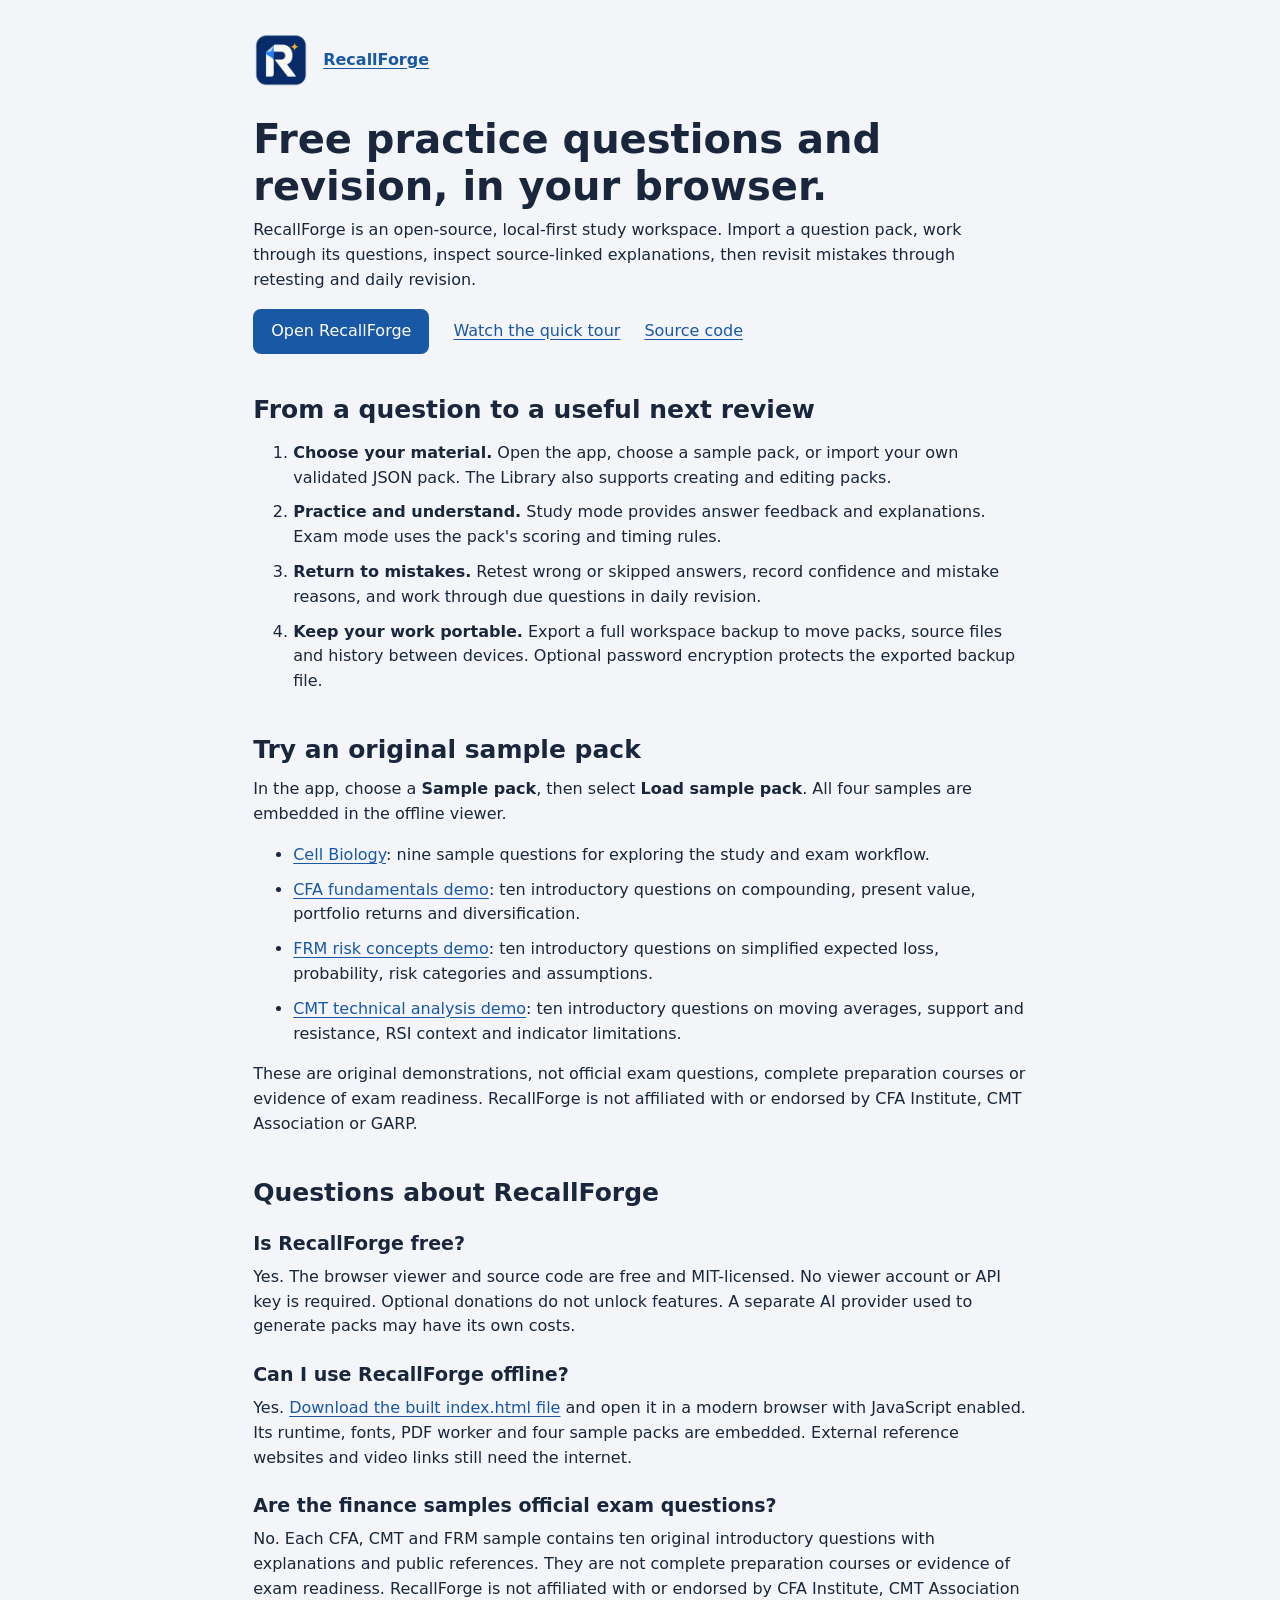
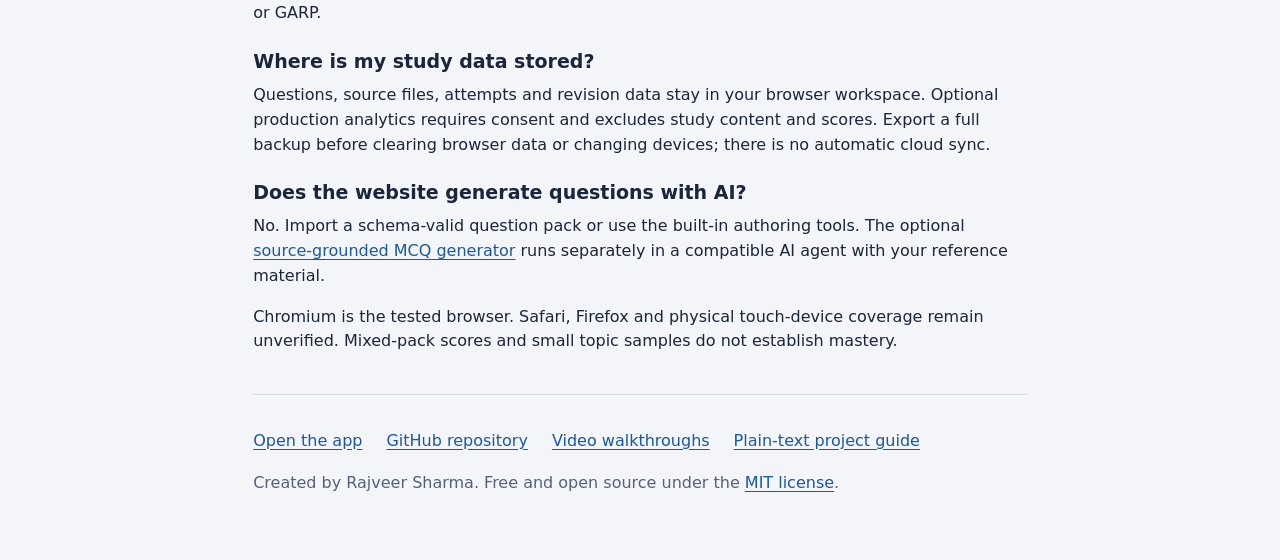
<file: mcq-exam-website/about.html>
<!doctype html>
<html lang="en">
<head>
  <meta charset="utf-8">
  <meta name="viewport" content="width=device-width,initial-scale=1">
  <title>About RecallForge — Offline Practice, Finance Demos and FAQ</title>
  <meta name="description" content="How RecallForge works: free question packs, explanations, mistake review, daily revision, offline use and portable backups. Explore original CFA, CMT, FRM and biology samples.">
  <meta name="robots" content="index,follow,max-image-preview:large">
  <link rel="canonical" href="https://dagerottdev.github.io/RecallForge/about.html">
  <link rel="icon" type="image/png" href="./recallforge.png">
  <link rel="stylesheet" href="./styles.css">
  <link rel="sitemap" type="application/xml" href="./sitemap.xml">
  <meta property="og:type" content="website">
  <meta property="og:title" content="About RecallForge — Free Practice and Revision">
  <meta property="og:description" content="A practical guide to original question samples, explanations, retesting, revision and local study data.">
  <meta property="og:url" content="https://dagerottdev.github.io/RecallForge/about.html">
  <meta property="og:image" content="https://dagerottdev.github.io/RecallForge/recallforge.png">
  <meta property="og:image:alt" content="RecallForge folded-page R logo">
  <meta name="twitter:card" content="summary">
  <style>
    .guide { max-width:76ch; }
    .guide header { margin-bottom:32px; }
    .guide h1 { font-size:clamp(1.8rem,4vw,2.5rem); line-height:1.18; text-wrap:balance; }
    .guide h2 { margin-top:40px; }
    .guide h3 { margin-top:24px; }
    .guide .brand { margin-bottom:28px; }
    .guide nav { display:flex; flex-wrap:wrap; gap:8px 24px; align-items:center; }
    .guide nav a { display:inline-flex; align-items:center; min-height:44px; }
    .guide .button { padding:10px 18px; border-radius:8px; text-decoration:none; }
    .guide li { margin:10px 0; }
    .guide a { text-underline-offset:3px; overflow-wrap:anywhere; }
    .guide footer { border-top:1px solid var(--line); margin-top:40px; padding-top:24px; }
    .skip-link { position:absolute; top:-80px; left:16px; padding:12px; background:var(--panel); }
    .skip-link:focus { top:8px; }
  </style>
  <script type="application/ld+json">
  {
    "@context": "https://schema.org",
    "@type": "FAQPage",
    "url": "https://dagerottdev.github.io/RecallForge/about.html",
    "mainEntity": [
      {"@type":"Question","name":"Is RecallForge free?","acceptedAnswer":{"@type":"Answer","text":"Yes. The browser viewer and source code are free and MIT-licensed. No viewer account or API key is required. Optional donations do not unlock features. A separate AI provider used to generate packs may have its own costs."}},
      {"@type":"Question","name":"Can I use RecallForge offline?","acceptedAnswer":{"@type":"Answer","text":"Yes. Download the built index.html file and open it in a modern browser with JavaScript enabled. Its runtime, fonts, PDF worker and four sample packs are embedded. External reference websites and video links still need the internet."}},
      {"@type":"Question","name":"Are the finance samples official exam questions?","acceptedAnswer":{"@type":"Answer","text":"No. Each CFA, CMT and FRM sample contains ten original introductory questions with explanations and public references. They are not complete preparation courses or evidence of exam readiness. RecallForge is not affiliated with or endorsed by CFA Institute, CMT Association or GARP."}},
      {"@type":"Question","name":"Where is my study data stored?","acceptedAnswer":{"@type":"Answer","text":"Questions, source files, attempts and revision data stay in your browser workspace. Optional production analytics requires consent and excludes study content and scores. Export a full backup before clearing browser data or changing devices; there is no automatic cloud sync."}},
      {"@type":"Question","name":"Does the website generate questions with AI?","acceptedAnswer":{"@type":"Answer","text":"No. Import a schema-valid question pack or use the built-in authoring tools. The optional source-grounded MCQ generator runs separately in a compatible AI agent with your reference material."}}
    ]
  }
  </script>
</head>
<body>
  <a class="skip-link" href="#content">Skip to content</a>
  <main class="shell guide" id="content">
    <header>
      <a class="brand" href="./" aria-label="Open RecallForge"><img class="brand-mark" src="./recallforge.png" alt="" width="56" height="56"><strong>RecallForge</strong></a>
      <h1>Free practice questions and revision, in your browser.</h1>
      <p>RecallForge is an open-source, local-first study workspace. Import a question pack, work through its questions, inspect source-linked explanations, then revisit mistakes through retesting and daily revision.</p>
      <nav aria-label="Get started"><a class="button primary" href="./">Open RecallForge</a><a href="https://www.youtube.com/watch?v=ipCjNABrAQA">Watch the quick tour</a><a href="https://github.com/DagerottDev/RecallForge">Source code</a></nav>
    </header>
    <section aria-labelledby="workflow">
      <h2 id="workflow">From a question to a useful next review</h2>
      <ol>
        <li><strong>Choose your material.</strong> Open the app, choose a sample pack, or import your own validated JSON pack. The Library also supports creating and editing packs.</li>
        <li><strong>Practice and understand.</strong> Study mode provides answer feedback and explanations. Exam mode uses the pack's scoring and timing rules.</li>
        <li><strong>Return to mistakes.</strong> Retest wrong or skipped answers, record confidence and mistake reasons, and work through due questions in daily revision.</li>
        <li><strong>Keep your work portable.</strong> Export a full workspace backup to move packs, source files and history between devices. Optional password encryption protects the exported backup file.</li>
      </ol>
    </section>
    <section aria-labelledby="samples">
      <h2 id="samples">Try an original sample pack</h2>
      <p>In the app, choose a <strong>Sample pack</strong>, then select <strong>Load sample pack</strong>. All four samples are embedded in the offline viewer.</p>
      <ul>
        <li><a href="./sample-mcq-pack.json">Cell Biology</a>: nine sample questions for exploring the study and exam workflow.</li>
        <li><a href="./samples/cfa-fundamentals.json">CFA fundamentals demo</a>: ten introductory questions on compounding, present value, portfolio returns and diversification.</li>
        <li><a href="./samples/frm-risk-concepts.json">FRM risk concepts demo</a>: ten introductory questions on simplified expected loss, probability, risk categories and assumptions.</li>
        <li><a href="./samples/cmt-technical-analysis.json">CMT technical analysis demo</a>: ten introductory questions on moving averages, support and resistance, RSI context and indicator limitations.</li>
      </ul>
      <p>These are original demonstrations, not official exam questions, complete preparation courses or evidence of exam readiness. RecallForge is not affiliated with or endorsed by CFA Institute, CMT Association or GARP.</p>
    </section>
    <section aria-labelledby="faq">
      <h2 id="faq">Questions about RecallForge</h2>
      <h3>Is RecallForge free?</h3>
      <p>Yes. The browser viewer and source code are free and MIT-licensed. No viewer account or API key is required. Optional donations do not unlock features. A separate AI provider used to generate packs may have its own costs.</p>
      <h3>Can I use RecallForge offline?</h3>
      <p>Yes. <a href="https://github.com/DagerottDev/RecallForge/raw/refs/heads/main/mcq-exam-website/index.html">Download the built index.html file</a> and open it in a modern browser with JavaScript enabled. Its runtime, fonts, PDF worker and four sample packs are embedded. External reference websites and video links still need the internet.</p>
      <h3>Are the finance samples official exam questions?</h3>
      <p>No. Each CFA, CMT and FRM sample contains ten original introductory questions with explanations and public references. They are not complete preparation courses or evidence of exam readiness. RecallForge is not affiliated with or endorsed by CFA Institute, CMT Association or GARP.</p>
      <h3>Where is my study data stored?</h3>
      <p>Questions, source files, attempts and revision data stay in your browser workspace. Optional production analytics requires consent and excludes study content and scores. Export a full backup before clearing browser data or changing devices; there is no automatic cloud sync.</p>
      <h3>Does the website generate questions with AI?</h3>
      <p>No. Import a schema-valid question pack or use the built-in authoring tools. The optional <a href="https://github.com/DagerottDev/RecallForge/tree/main/.agents/skills/mcq-pack-generator">source-grounded MCQ generator</a> runs separately in a compatible AI agent with your reference material.</p>
      <p>Chromium is the tested browser. Safari, Firefox and physical touch-device coverage remain unverified. Mixed-pack scores and small topic samples do not establish mastery.</p>
    </section>
    <footer>
      <nav aria-label="Project resources"><a href="./">Open the app</a><a href="https://github.com/DagerottDev/RecallForge">GitHub repository</a><a href="https://www.youtube.com/@RecallForgeStudy">Video walkthroughs</a><a href="./llms.txt">Plain-text project guide</a></nav>
      <p class="muted">Created by Rajveer Sharma. Free and open source under the <a href="https://github.com/DagerottDev/RecallForge/blob/main/LICENSE">MIT license</a>.</p>
    </footer>
  </main>
</body>
</html>
</file>
<file: mcq-exam-website/styles.css>
:root {
  --bg:#f3f5f8;
  --panel:#fff;
  --panel2:#f7f8fb;
  --ink:#19263b;
  --muted:#53627a;
  --line:#d5dce6;
  --brand:#1958a4;
  --brand2:#123e78;
  --good:#197142;
  --bad:#ad352f;
  --warn:#805a0b;
  --interface-font:system-ui,sans-serif;
  --question-font:system-ui,sans-serif;
  --question-size:18px;
  --reading-width:70ch;
  --reading-line-height:1.6;
  --space:24px;
  --shadow:0 8px 24px #1027460b;
  color-scheme: light;
}
[data-theme=dark] {
  --bg:#111923;
  --panel:#1b2635;
  --panel2:#151f2c;
  --ink:#edf2f8;
  --muted:#adbdcf;
  --line:#3a4c63;
  --brand:#9fc5ff;
  --brand2:#21416c;
  --good:#9de0b6;
  --bad:#ffaca4;
  --warn:#e5c17b;
  --shadow:0 8px 24px #0002;
  color-scheme: dark;
}
[data-accent=teal] {
  --brand:#146b66;
  --brand2:#104e4a;
}
[data-accent=violet] {
  --brand:#6841a7;
  --brand2:#482975;
}
[data-theme=dark][data-accent=teal] {
  --brand:#97e0d7;
}
[data-theme=dark][data-accent=violet] {
  --brand:#d4baff;
}
[data-layout=compact] {
  --space:16px;
}
[data-layout=spacious] {
  --space:32px;
}
* {
  box-sizing: border-box;
}
body {
  margin: 0;
  background: var(--bg);
  color: var(--ink);
  font: 16px/1.55 var(--interface-font);
}
button,
input,
select,
textarea {
  font: inherit;
  color: inherit;
}
button {
  min-height: 44px;
  padding: 9px 15px;
  border: 1px solid var(--line);
  border-radius: 8px;
  background: var(--panel);
  cursor: pointer;
  transition: background .16s ease, border-color .16s ease;
}
button:hover:not(:disabled) {
  border-color: var(--brand);
  background: var(--panel2);
}
button:disabled {
  opacity: .5;
  cursor: not-allowed;
}
.primary {
  background: var(--brand);
  border-color: var(--brand);
  color: #fff;
}
.primary:hover:not(:disabled) {
  background: var(--brand2);
}
[data-theme=dark] .primary {
  color: #111923;
}
[data-theme=dark] .primary:hover:not(:disabled) {
  background: var(--brand);
}
.secondary {
  color: var(--brand);
}
.danger-btn {
  background: #a8302b;
  color: #fff;
  border-color: #a8302b;
}
a {
  color: var(--brand);
  text-underline-offset: 4px;
}
a:hover {
  text-decoration-thickness: 2px;
}
::selection {
  background: var(--brand);
  color: var(--panel);
}
:focus-visible {
  outline: 3px solid var(--brand);
  outline-offset: 3px;
}
input,
textarea {
  caret-color: var(--brand);
}
::placeholder {
  color: var(--muted);
  opacity: 1;
}
* {
  scrollbar-color: var(--muted) var(--panel2);
  scrollbar-width: thin;
}
h1,
h2,
h3,
h4 {
  line-height: 1.25;
  overflow-wrap: anywhere;
}
h1 {
  font-size: 32px;
  margin: 0;
}
h2 {
  font-size: 25px;
  margin: 0 0 12px;
}
h3 {
  font-size: 19px;
  margin: 20px 0 9px;
}
h4 {
  font-size: 16px;
}
p {
  margin: 8px 0 16px;
}
.muted,
small {
  color: var(--muted);
}
.shell {
  width: min(1160px, calc(100% - 40px));
  margin: auto;
  padding: 32px 0 48px;
}
.brand {
  display: flex;
  gap: 14px;
  align-items: center;
  margin: 0 0 24px;
}
.brand-mark {
  display: block;
  flex: 0 0 56px;
  width: 56px;
  height: 56px;
  object-fit: contain;
}
.brand p {
  margin: 4px 0 0;
}
.landing > .theme {
  float: right;
}
.workspace-nav {
  display: flex;
  gap: 8px;
  border-bottom: 1px solid var(--line);
  padding-bottom: 14px;
  margin-bottom: 30px;
  overflow: auto;
}
.workspace-nav button {
  border-color: transparent;
  background: transparent;
  white-space: nowrap;
}
.workspace-nav [aria-current=page] {
  background: var(--panel);
  border-color: var(--line);
  color: var(--brand);
  font-weight: 700;
}
.card {
  background: var(--panel);
  border: 1px solid var(--line);
  border-radius: 12px;
  padding: var(--space);
  margin: 20px 0;
  box-shadow: var(--shadow);
}
.row,
.section-head,
.resume,
.list-row {
  display: flex;
  align-items: center;
  gap: 12px;
}
.section-head,
.resume,
.list-row {
  justify-content: space-between;
}
.wrap {
  flex-wrap: wrap;
}
.study-today {
  display: flex;
  justify-content: space-between;
  align-items: center;
  gap: 24px;
  padding: 12px 0 28px;
}
.study-today h2 {
  font-size: 34px;
  max-width: 23ch;
}
.study-today p {
  margin-bottom: 0;
}
.drop {
  display: grid;
  gap: 6px;
  width: 100%;
  padding: 26px;
  border: 1px dashed var(--muted);
  background: var(--panel2);
  text-align: center;
}
.launch-grid,
.form-grid {
  display: grid;
  grid-template-columns: repeat(auto-fit, minmax(215px, 1fr));
  gap: 16px;
  margin: 18px 0;
}
.form-grid label,
.launch-grid label,
form > label {
  display: grid;
  gap: 7px;
}
.check {
  display: flex !important;
  align-items: center;
  gap: 8px;
  font-weight: 400;
}
input:not([type=checkbox]),
select,
textarea {
  width: 100%;
  min-height: 44px;
  padding: 9px 11px;
  border: 1px solid var(--line);
  border-radius: 7px;
  background: var(--panel);
  min-width: 0;
}
input[type=checkbox] {
  width: 20px;
  height: 20px;
  accent-color: var(--brand);
}
textarea {
  resize: vertical;
}
.error {
  color: var(--bad);
  padding: 12px;
  border: 1px solid var(--bad);
  border-radius: 8px;
  background: var(--panel);
  white-space: pre-wrap;
  overflow-wrap: anywhere;
}
.empty-state {
  padding: 32px 0;
  color: var(--muted);
}
.library-row {
  padding: 22px 0;
  border-bottom: 1px solid var(--line);
  display: flex;
  justify-content: space-between;
  align-items: center;
  gap: 24px;
}
.library-row h3 {
  margin-top: 0;
}
.library-row p {
  margin-bottom: 0;
}
.library-row .row {
  max-width: 50%;
}
.list-row {
  padding: 12px 0;
  border-bottom: 1px solid var(--line);
  overflow-wrap: anywhere;
}
.list-row > div:first-child {
  min-width: 0;
}
.question-match {
  padding: 12px 0;
  border-bottom: 1px solid var(--line);
}
.question-match small {
  display: block;
}
.table-wrap {
  overflow: auto;
}
table {
  width: 100%;
  border-collapse: collapse;
  font-variant-numeric: tabular-nums;
}
th,
td {
  text-align: left;
  padding: 12px 10px;
  border-bottom: 1px solid var(--line);
}
th {
  font-size: 13px;
  color: var(--muted);
  font-weight: 600;
}
.pill {
  display: inline-block;
  border: 1px solid var(--line);
  background: var(--panel2);
  border-radius: 20px;
  padding: 4px 10px;
  font-size: 13px;
}
.notebook summary,
details > summary {
  cursor: pointer;
  font-weight: 650;
  min-height: 44px;
  align-content: center;
}
.notebook small {
  display: block;
}
.support-footer {
  margin-top: 36px;
  border-top: 1px solid var(--line);
  padding-top: 20px;
  font-size: 14px;
}
.support-footer nav {
  display: flex;
  flex-wrap: wrap;
  gap: 8px 20px;
}
.support-footer a {
  display: inline-flex;
  align-items: center;
  min-height: 44px;
}
.support-footer p {
  margin: 8px 0;
}
.exam-shell {
  min-height: 100dvh;
  background: var(--panel);
  display: flex;
  flex-direction: column;
}
.exam-header {
  display: flex;
  align-items: center;
  justify-content: space-between;
  gap: 20px;
  padding: 20px 24px;
  background: var(--panel2);
  border-bottom: 1px solid var(--line);
}
.exam-header h1 {
  font-size: 24px;
}
.exam-header p {
  color: var(--muted);
  margin: 5px 0 0;
}
.timer-area {
  display: flex;
  gap: 10px;
  align-items: center;
  flex-wrap: wrap;
}
.timer {
  border: 1px solid var(--line);
  background: var(--panel);
  padding: 7px 12px;
  border-radius: 8px;
  min-width: 92px;
}
.timer small {
  display: block;
  font-size: 11px;
}
.timer strong {
  font: 700 21px ui-monospace, monospace;
  font-variant-numeric: tabular-nums;
}
.timer .danger {
  color: var(--bad);
}
.instructions {
  margin: 0;
  padding: 14px 24px;
  background: var(--panel2);
  color: var(--muted);
}
.exam-body {
  display: flex;
  flex: 1;
  min-height: 0;
}
.palette-wrap {
  width: 240px;
  flex: 0 0 240px;
  padding: 24px 16px;
  border-right: 1px solid var(--line);
  background: var(--panel2);
}
[data-palette=right] .palette-wrap {
  order: 2;
  border-left: 1px solid var(--line);
  border-right: 0;
}
.palette-grid {
  display: grid;
  grid-template-columns: repeat(5, 1fr);
  gap: 6px;
}
.palette-grid button {
  padding: 4px;
  min-height: 40px;
  font-variant-numeric: tabular-nums;
}
.palette-grid .current {
  outline: 2px solid var(--brand);
  outline-offset: 1px;
}
.palette-grid .answered {
  background: color-mix(in srgb, var(--good) 13%, var(--panel));
  border-color: var(--good);
}
.palette-grid .flagged {
  box-shadow: inset 0 -3px var(--warn);
}
.palette-grid .expired {
  text-decoration: line-through;
  opacity: .65;
}
.legend {
  display: flex;
  gap: 12px;
  flex-wrap: wrap;
  color: var(--muted);
  font-size: 12px;
  margin-top: 20px;
}
.legend i {
  display: inline-block;
  width: 10px;
  height: 10px;
  border: 1px solid var(--line);
  margin-right: 4px;
}
.legend .answered {
  background: var(--good);
}
.legend .flagged {
  background: var(--warn);
}
.legend .expired {
  background: var(--muted);
}
#palette-toggle {
  align-self: flex-start;
  margin: 12px 24px;
}
.question-panel {
  flex: 1;
  min-width: 0;
  padding: var(--space) clamp(20px, 4vw, 56px);
}
.question-top {
  display: flex;
  justify-content: space-between;
  gap: 16px;
  max-width: var(--reading-width);
  margin: auto;
}
.question-top p {
  margin: 4px 0;
}
.question-panel > h2,
.options,
.confidence-label,
.question-panel > .feedback,
.question-panel > .hint {
  max-width: var(--reading-width);
  margin-left: auto;
  margin-right: auto;
}
#question-text {
  font: 650 var(--question-size)/var(--reading-line-height) var(--question-font);
  margin-top: 28px;
  margin-bottom: 24px;
}
.options {
  display: grid;
  gap: 12px;
  font: var(--question-size)/var(--reading-line-height) var(--question-font);
}
.option {
  display: flex;
  text-align: left;
  align-items: flex-start;
  gap: 14px;
  padding: 14px 16px;
}
.option.selected {
  background: color-mix(in srgb, var(--brand) 10%, var(--panel));
  border-color: var(--brand);
}
.badge {
  display: grid;
  place-items: center;
  flex: 0 0 30px;
  width: 30px;
  height: 30px;
  border: 1px solid var(--line);
  border-radius: 6px;
  font-size: 14px;
  font-weight: 700;
}
.selected .badge {
  background: var(--brand);
  color: var(--panel);
}
.confidence-label {
  display: flex;
  align-items: center;
  gap: 12px;
  margin-top: 24px;
  margin-bottom: 16px;
}
.confidence-label select {
  width: auto;
}
.feedback {
  padding: 18px;
  margin-top: 20px;
  border: 1px solid var(--line);
  border-radius: 8px;
}
.feedback.correct,
.review.correct {
  border-color: var(--good);
}
.feedback.wrong,
.review.wrong {
  border-color: var(--bad);
}
.source-refs {
  display: flex;
  flex-wrap: wrap;
  gap: 10px;
}
.source-refs span {
  align-content: center;
  font-size: 14px;
}
.toolbar {
  position: sticky;
  bottom: 0;
  z-index: 2;
  display: flex;
  justify-content: space-between;
  align-items: center;
  gap: 14px;
  padding: 14px 24px;
  border-top: 1px solid var(--line);
  background: var(--panel2);
}
[data-timer=bottom] .toolbar {
  flex-wrap: wrap;
}
.score-card {
  padding: 24px 0;
  display: flex;
  justify-content: space-between;
  align-items: center;
  gap: 28px;
  border-bottom: 1px solid var(--line);
}
.big-score {
  font-size: 44px;
  font-weight: 750;
  color: var(--brand);
  display: block;
}
.score-card .row {
  max-width: 65%;
}
.topic-list {
  list-style: none;
  padding: 0;
}
.topic-list li {
  display: flex;
  justify-content: space-between;
  padding: 12px 0;
  border-bottom: 1px solid var(--line);
}
.review {
  padding: 20px;
  border: 1px solid var(--line);
  border-radius: 8px;
  margin: 16px 0;
}
.review header {
  display: flex;
  justify-content: space-between;
  gap: 16px;
}
.review-controls {
  display: flex;
  align-items: center;
  gap: 16px;
  flex-wrap: wrap;
  margin-top: 16px;
}
.review-controls label {
  display: grid;
  gap: 7px;
}
.editor-layout {
  display: grid;
  grid-template-columns: 220px 1fr;
  gap: 24px;
}
.editor-layout nav {
  display: flex;
  flex-direction: column;
  gap: 8px;
  align-self: start;
}
.editor-layout nav button {
  text-align: left;
}
.editor-layout [aria-current] {
  border-color: var(--brand);
  color: var(--brand);
}
.editor-layout textarea {
  margin-bottom: 16px;
}
.progress-columns {
  display: grid;
  grid-template-columns: 1fr 1fr;
  gap: 40px;
}
.trend-chart {
  display: flex;
  align-items: end;
  gap: 8px;
  height: 180px;
  padding-bottom: 28px;
  border-bottom: 1px solid var(--line);
  margin: 24px 0 36px;
}
.trend-chart > div {
  height: 100%;
  flex: 1;
  display: flex;
  flex-direction: column;
  justify-content: end;
  position: relative;
  min-width: 12px;
}
.trend-chart span {
  background: var(--brand);
  border-radius: 3px 3px 0 0;
  min-height: 3px;
  transition: height .2s ease-out;
}
.trend-chart small {
  position: absolute;
  top: 100%;
  font-size: 11px;
  margin-top: 6px;
  writing-mode: vertical-rl;
}
.progress-summary {
  font-size: 20px;
}
dialog {
  width: min(850px, calc(100vw - 32px));
  max-height: 90dvh;
  padding: 26px;
  border: 1px solid var(--line);
  border-radius: 12px;
  background: var(--panel);
  color: var(--ink);
  box-shadow: 0 20px 70px #0004;
}
dialog::backdrop {
  background: #07132288;
}
dialog[open] {
  animation: drawer-in .2s cubic-bezier(.16, 1, .3, 1);
}
@keyframes drawer-in {
  from {
    transform: translateY(12px);
    opacity: .8;
  }
  to {
    transform: translateY(0);
    opacity: 1;
  }
}
.appearance-preview {
  padding: 20px;
  border: 1px solid var(--line);
  border-radius: 9px;
  margin: 20px 0;
  background: var(--panel2);
}
#source-dialog {
  width: min(1100px, calc(100vw - 24px));
}
#source-content {
  overflow: auto;
  margin: 20px 0;
  max-height: 65dvh;
}
#source-content img {
  max-width: 100%;
  height: auto;
}
.source-text {
  white-space: pre-wrap;
  font: 18px/1.7 var(--question-font);
}
#source-controls input {
  width: 70px;
}
.pdf-page {
  position: relative;
  background: #fff;
  color: #000;
}
.pdf-page canvas {
  display: block;
}
.textLayer {
  position: absolute;
  inset: 0;
  overflow: hidden;
  line-height: 1;
  text-align: initial;
  opacity: 1;
}
.textLayer :is(span, br) {
  color: transparent;
  position: absolute;
  white-space: pre;
  transform-origin: 0 0;
}
.textLayer span::selection {
  background: #1958a455;
  color: transparent;
}
.textLayer .markedContent {
  display: contents;
}
.textLayer {
  --min-font-size:1;
  --text-scale-factor:calc(var(--total-scale-factor)*var(--min-font-size));
  --min-font-size-inv:calc(1/var(--min-font-size));
}
.textLayer span {
  --scale-x:1;
  --rotate:0deg;
  font-size: calc(var(--text-scale-factor)*var(--font-height));
  transform: rotate(var(--rotate)) scaleX(var(--scale-x)) scale(var(--min-font-size-inv));
}
hr {
  border: 0;
  border-top: 1px solid var(--line);
  margin: 24px 0;
}
#save-status:not(:empty) {
  position: fixed;
  bottom: 12px;
  left: 50%;
  transform: translateX(-50%);
  z-index: 10;
  background: var(--panel);
  border: 1px solid var(--line);
  padding: 10px 16px;
  border-radius: 8px;
  max-width: calc(100% - 24px);
  box-shadow: var(--shadow);
  font-size: 14px;
  pointer-events: none;
}
#save-status.error {
  color: var(--bad);
  border-color: var(--bad);
}
.sr-only {
  position: absolute;
  width: 1px;
  height: 1px;
  padding: 0;
  overflow: hidden;
  clip: rect(0, 0, 0, 0);
  white-space: nowrap;
  border: 0;
}
[hidden] {
  display: none !important;
}
[data-motion=off] *,
[data-motion=reduced] * {
  animation: none !important;
  transition: none !important;
  scroll-behavior: auto !important;
}
@media (max-width: 850px) {
  .library-row,
  .score-card,
  .study-today,
  .resume {
    flex-direction: column;
    align-items: flex-start;
  }
  .library-row .row,
  .score-card .row {
    max-width: none;
  }
  .editor-layout {
    grid-template-columns: 1fr;
  }
  .editor-layout nav {
    max-height: 180px;
    overflow: auto;
  }
  .exam-header {
    flex-wrap: wrap;
  }
  .progress-columns {
    grid-template-columns: 1fr;
  }
  .toolbar {
    flex-wrap: wrap;
  }
  .exam-body {
    flex-direction: column;
  }
  .palette-wrap {
    width: 100%;
    flex-basis: auto;
    border-right: 0;
    border-bottom: 1px solid var(--line);
    max-height: 250px;
    overflow: auto;
  }
  .palette-grid {
    grid-template-columns: repeat(10, 1fr);
  }
  [data-palette=right] .palette-wrap {
    order: 0;
  }
  .question-panel {
    padding: 22px 20px;
  }
  .study-today h2 {
    font-size: 29px;
  }
}
@media (max-width: 560px) {
  .shell {
    width: calc(100% - 28px);
    padding-top: 20px;
  }
  .brand h1 {
    font-size: 26px;
  }
  .brand p {
    font-size: 13px;
  }
  .landing > .theme {
    float: none;
    margin-bottom: 16px;
  }
  .workspace-nav {
    gap: 2px;
  }
  .workspace-nav button {
    padding: 8px 11px;
  }
  .section-head {
    align-items: flex-start;
    flex-direction: column;
  }
  .form-grid,
  .launch-grid {
    grid-template-columns: 1fr;
  }
  .list-row {
    align-items: flex-start;
    flex-wrap: wrap;
  }
  .palette-grid {
    grid-template-columns: repeat(6, 1fr);
  }
  .exam-header {
    padding: 16px;
  }
  .exam-header h1 {
    font-size: 21px;
  }
  .timer-area {
    gap: 8px;
  }
  .timer {
    min-width: 80px;
  }
  .toolbar {
    padding: 12px;
  }
  .toolbar > .row {
    display: flex;
    flex-wrap: wrap;
  }
  .toolbar button {
    padding: 8px 12px;
  }
  .question-top {
    flex-wrap: wrap;
  }
  .confidence-label {
    flex-wrap: wrap;
  }
  dialog {
    padding: 20px;
  }
  #source-dialog {
    width: 100%;
    height: 100dvh;
    max-height: 100dvh;
    border-radius: 0;
  }
  .review header {
    flex-direction: column;
  }
}
.exam-shell {
  height: 100dvh;
  overflow: hidden;
}
.exam-header,
.toolbar {
  flex-shrink: 0;
}
.exam-body {
  overflow: auto;
}
.source-excerpt {
  padding: 12px;
  border-left: 3px solid var(--brand);
  background: var(--panel2);
}
.palette-grid button {
  min-height: 44px;
}

.instructions { max-height: 20dvh; overflow: auto; flex-shrink: 0; }
#palette-toggle { flex-shrink: 0; }
</file>
